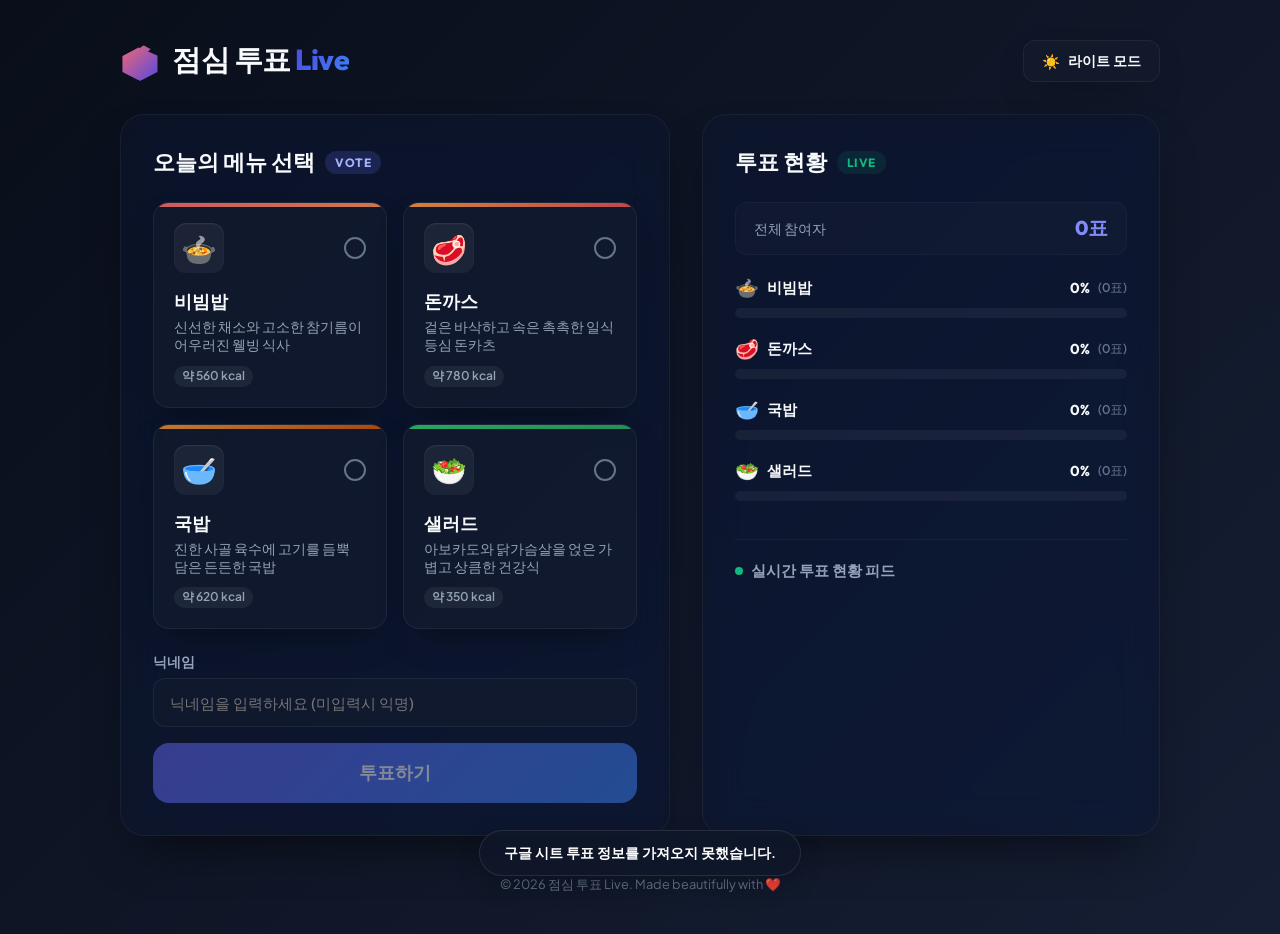
<file: day3/index.html>
<!DOCTYPE html>
<html lang="ko" data-theme="dark">
<head>
  <meta charset="UTF-8">
  <meta name="viewport" content="width=device-width, initial-scale=1.0">
  <title>실시간 점심 메뉴 투표 | Lunch Decision Hub</title>
  <link rel="stylesheet" href="css/style.css">
</head>
<body>

  <!-- Header -->
  <header>
    <div class="brand">
      <div class="brand-icon">🗳️</div>
      <h1>점심 투표 <span>Live</span></h1>
    </div>
    <button class="theme-toggle-btn" id="theme-toggle" aria-label="Toggle dark mode">
      <span class="theme-icon">☀️</span>
      <span class="theme-text">라이트 모드</span>
    </button>
  </header>

  <!-- Main Container -->
  <main class="app-container">
    
    <!-- Left Panel: Voting Screen -->
    <section class="panel" id="voting-panel">
      <h2 class="panel-title">오늘의 메뉴 선택 <span class="badge">VOTE</span></h2>
      
      <!-- Grid of 4 Menus -->
      <div class="vote-grid">
        <!-- Bibimbap -->
        <div class="menu-card bibimbap" data-menu="bibimbap">
          <div class="menu-header-row">
            <div class="menu-emoji-wrapper">🍲</div>
            <div class="menu-select-indicator"></div>
          </div>
          <div class="menu-info">
            <h3 class="menu-name">비빔밥</h3>
            <p class="menu-desc">신선한 채소와 고소한 참기름이 어우러진 웰빙 식사</p>
            <span class="menu-tag">약 560 kcal</span>
          </div>
        </div>

        <!-- Pork Cutlet -->
        <div class="menu-card donkatsu" data-menu="donkatsu">
          <div class="menu-header-row">
            <div class="menu-emoji-wrapper">🥩</div>
            <div class="menu-select-indicator"></div>
          </div>
          <div class="menu-info">
            <h3 class="menu-name">돈까스</h3>
            <p class="menu-desc">겉은 바삭하고 속은 촉촉한 일식 등심 돈카츠</p>
            <span class="menu-tag">약 780 kcal</span>
          </div>
        </div>

        <!-- Gukbap -->
        <div class="menu-card gukbap" data-menu="gukbap">
          <div class="menu-header-row">
            <div class="menu-emoji-wrapper">🥣</div>
            <div class="menu-select-indicator"></div>
          </div>
          <div class="menu-info">
            <h3 class="menu-name">국밥</h3>
            <p class="menu-desc">진한 사골 육수에 고기를 듬뿍 담은 든든한 국밥</p>
            <span class="menu-tag">약 620 kcal</span>
          </div>
        </div>

        <!-- Salad -->
        <div class="menu-card salad" data-menu="salad">
          <div class="menu-header-row">
            <div class="menu-emoji-wrapper">🥗</div>
            <div class="menu-select-indicator"></div>
          </div>
          <div class="menu-info">
            <h3 class="menu-name">샐러드</h3>
            <p class="menu-desc">아보카도와 닭가슴살을 얹은 가볍고 상큼한 건강식</p>
            <span class="menu-tag">약 350 kcal</span>
          </div>
        </div>
      </div>

      <!-- Action Inputs -->
      <div class="vote-action-container">
        <div class="user-name-input-wrapper">
          <label for="username">닉네임</label>
          <input type="text" id="username" class="user-name-input" placeholder="닉네임을 입력하세요 (미입력시 익명)" maxlength="10">
        </div>
        <button id="vote-btn" class="vote-submit-btn" disabled>
          <span>투표하기</span>
          <span class="btn-pulse"></span>
        </button>
      </div>
    </section>

    <!-- Right Panel: Live Results Screen -->
    <section class="panel" id="results-panel">
      <h2 class="panel-title">투표 현황 <span class="badge" style="background-color: rgba(16, 185, 129, 0.1); color: #10b981;">LIVE</span></h2>
      
      <!-- Total Votes count -->
      <div class="results-header-summary">
        <span class="total-votes-label">전체 참여자</span>
        <span class="total-votes-value" id="total-votes">0표</span>
      </div>

      <!-- Result Bars -->
      <div class="results-list">
        <!-- Bibimbap -->
        <div class="result-row" id="result-bibimbap">
          <div class="result-meta">
            <div class="result-name-wrapper">
              <span class="result-emoji">🍲</span>
              <span class="result-menu-name">비빔밥</span>
            </div>
            <div class="result-stats">
              <span class="result-percentage" id="percent-bibimbap">0%</span>
              <span class="result-votes-count" id="count-bibimbap">(0표)</span>
            </div>
          </div>
          <div class="progress-track">
            <div class="progress-bar bibimbap" id="bar-bibimbap"></div>
          </div>
        </div>

        <!-- Donkatsu -->
        <div class="result-row" id="result-donkatsu">
          <div class="result-meta">
            <div class="result-name-wrapper">
              <span class="result-emoji">🥩</span>
              <span class="result-menu-name">돈까스</span>
            </div>
            <div class="result-stats">
              <span class="result-percentage" id="percent-donkatsu">0%</span>
              <span class="result-votes-count" id="count-donkatsu">(0표)</span>
            </div>
          </div>
          <div class="progress-track">
            <div class="progress-bar donkatsu" id="bar-donkatsu"></div>
          </div>
        </div>

        <!-- Gukbap -->
        <div class="result-row" id="result-gukbap">
          <div class="result-meta">
            <div class="result-name-wrapper">
              <span class="result-emoji">🥣</span>
              <span class="result-menu-name">국밥</span>
            </div>
            <div class="result-stats">
              <span class="result-percentage" id="percent-gukbap">0%</span>
              <span class="result-votes-count" id="count-gukbap">(0표)</span>
            </div>
          </div>
          <div class="progress-track">
            <div class="progress-bar gukbap" id="bar-gukbap"></div>
          </div>
        </div>

        <!-- Salad -->
        <div class="result-row" id="result-salad">
          <div class="result-meta">
            <div class="result-name-wrapper">
              <span class="result-emoji">🥗</span>
              <span class="result-menu-name">샐러드</span>
            </div>
            <div class="result-stats">
              <span class="result-percentage" id="percent-salad">0%</span>
              <span class="result-votes-count" id="count-salad">(0표)</span>
            </div>
          </div>
          <div class="progress-track">
            <div class="progress-bar salad" id="bar-salad"></div>
          </div>
        </div>
      </div>

      <!-- Real-time Activity Feed -->
      <div class="feed-header">
        <div class="feed-title">
          <div class="feed-title-dot"></div>
          <span>실시간 투표 현황 피드</span>
        </div>
        <div class="activity-feed-container" id="feed-container">
          <!-- Feed items will be inserted dynamically -->
        </div>
      </div>
    </section>

  </main>

  <!-- Footer -->
  <footer>
    <p>© 2026 점심 투표 Live. Made beautifully with ❤️</p>
  </footer>

  <script src="js/app.js"></script>
</body>
</html>
</file>
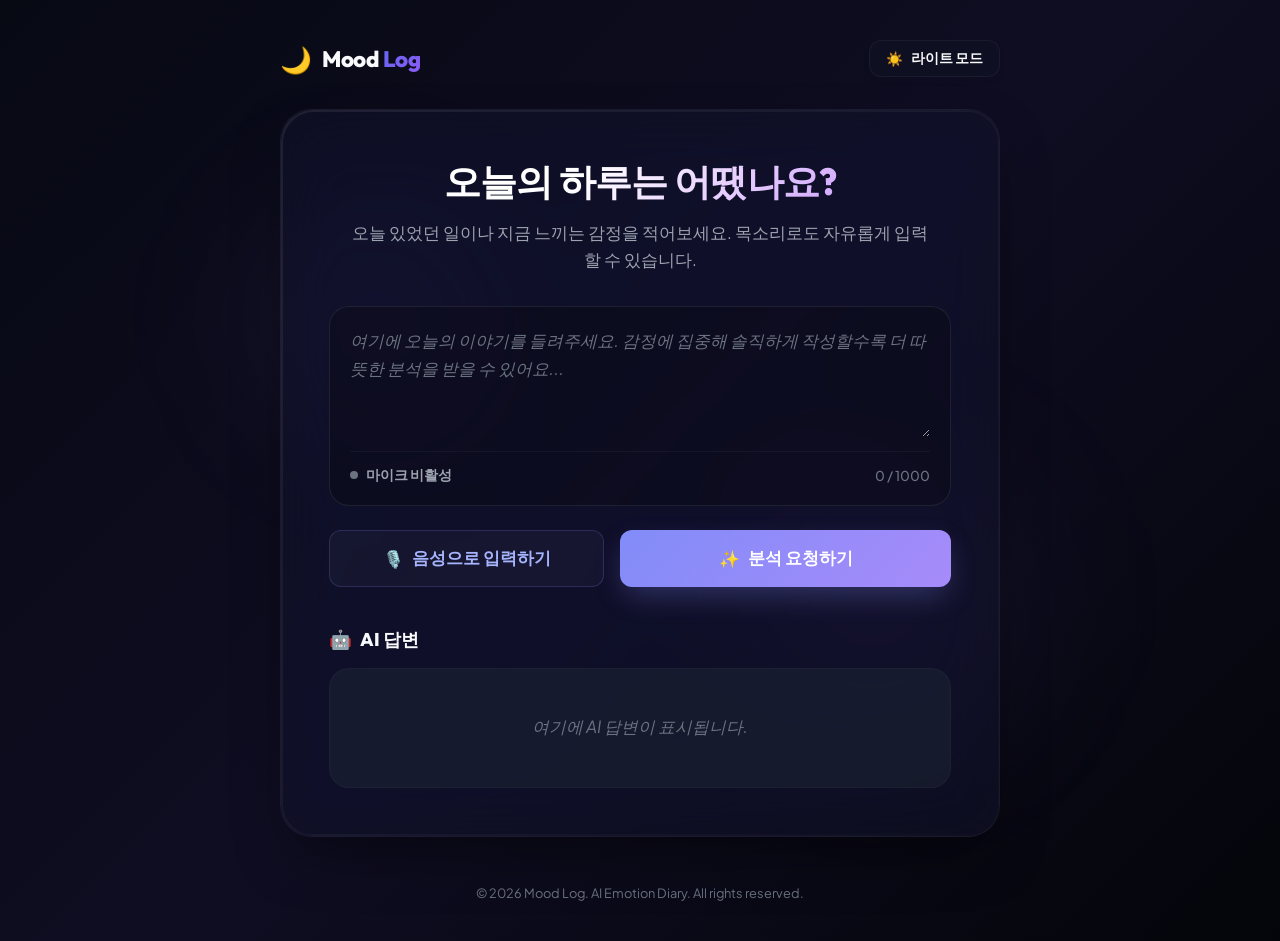
<file: day5/index.html>
<!DOCTYPE html>
<html lang="ko" data-theme="dark">
<head>
  <meta charset="UTF-8">
  <meta name="viewport" content="width=device-width, initial-scale=1.0">
  <title>오늘의 하루는 어땠나요? | AI 감정 일기장</title>
  <meta name="description" content="음성 입력을 통해 편리하게 작성하고, 인공지능(AI)이 전하는 따뜻한 조언과 감정 분석 피드백을 받아보세요.">
  <link rel="stylesheet" href="css/style.css">
</head>
<body>

  <!-- Header Section -->
  <header>
    <div class="brand" id="app-brand">
      <span class="brand-emoji">🌙</span>
      <h1>Mood <span>Log</span></h1>
    </div>
    <button class="theme-toggle-btn" id="theme-toggle" aria-label="Toggle theme">
      <span class="theme-icon">☀️</span>
      <span class="theme-text">라이트 모드</span>
    </button>
  </header>

  <!-- Main Content Container -->
  <main class="app-container">
    <section class="panel active" id="diary-section">
      <div class="diary-header">
        <h1 class="main-title">오늘의 하루는 어땠나요?</h1>
        <p class="main-description">오늘 있었던 일이나 지금 느끼는 감정을 적어보세요. 목소리로도 자유롭게 입력할 수 있습니다.</p>
      </div>

      <!-- Text Input Area -->
      <div class="textarea-wrapper">
        <textarea id="diary-input" placeholder="여기에 오늘의 이야기를 들려주세요. 감정에 집중해 솔직하게 작성할수록 더 따뜻한 분석을 받을 수 있어요..." aria-label="일기 입력창" maxlength="1000"></textarea>
        <div class="textarea-footer">
          <span class="speech-status" id="speech-status">
            <span class="pulse-indicator" id="pulse-indicator"></span>
            <span id="speech-status-text">마이크 비활성</span>
          </span>
          <span class="char-counter" id="char-count">0 / 1000</span>
        </div>
      </div>

      <!-- Buttons Group -->
      <div class="action-btn-group">
        <button id="voice-input-btn" class="action-btn secondary-btn" aria-label="음성으로 입력하기">
          <span class="btn-icon">🎙️</span>
          <span class="btn-text">음성으로 입력하기</span>
        </button>
        <button id="analyze-btn" class="action-btn primary-btn" aria-label="분석 요청하기">
          <span class="btn-icon">✨</span>
          <span class="btn-text">분석 요청하기</span>
        </button>
      </div>

      <!-- AI Feedback Box -->
      <div class="ai-feedback-section">
        <h3 class="feedback-subtitle">
          <span class="sparkle-icon">🤖</span> AI 답변
        </h3>
        <div class="ai-response-box" id="ai-response-box">
          <div class="response-placeholder" id="response-placeholder">여기에 AI 답변이 표시됩니다.</div>
          
          <!-- Loading Animation (Hidden initially) -->
          <div class="response-loading" id="response-loading" style="display: none;">
            <div class="loading-spinner"></div>
            <p class="loading-text">일기에 담긴 감정을 AI가 분석하는 중입니다...</p>
          </div>
          
          <!-- Output text element -->
          <div class="response-text" id="response-text" style="display: none;"></div>
        </div>
      </div>
    </section>
  </main>

  <!-- Footer Section -->
  <footer>
    <p>© 2026 Mood Log. AI Emotion Diary. All rights reserved.</p>
  </footer>

  <script src="js/app.js"></script>
</body>
</html>
</file>
<file: day3/css/style.css>
@import url('https://fonts.googleapis.com/css2?family=Outfit:wght@300;400;500;600;700;800&family=Plus+Jakarta+Sans:wght@300;400;500;600;700;800&display=swap');

:root {
  /* Light Mode Variables */
  --bg-gradient: linear-gradient(135deg, #f5f7fa 0%, #e4e8f0 100%);
  --panel-bg: rgba(255, 255, 255, 0.65);
  --panel-border: rgba(255, 255, 255, 0.5);
  --text-primary: #1e293b;
  --text-secondary: #64748b;
  --text-muted: #94a3b8;
  
  --card-bg: rgba(255, 255, 255, 0.7);
  --card-bg-hover: rgba(255, 255, 255, 0.95);
  --card-border: rgba(255, 255, 255, 0.6);
  --card-shadow: 0 10px 30px -10px rgba(100, 116, 139, 0.12);
  
  --btn-primary-bg: linear-gradient(135deg, #4f46e5 0%, #3b82f6 100%);
  --btn-primary-hover: linear-gradient(135deg, #4338ca 0%, #2563eb 100%);
  --btn-primary-shadow: 0 10px 25px -5px rgba(79, 70, 229, 0.4);
  
  --glow-opacity: 0.15;
  --feed-item-bg: rgba(255, 255, 255, 0.6);
  --input-focus-border: #4f46e5;
  
  /* Food Menu Colors */
  --menu-bibimbap-gradient: linear-gradient(135deg, #ff6b6b 0%, #ff8e53 100%);
  --menu-donkatsu-gradient: linear-gradient(135deg, #ff9f43 0%, #ee5253 100%);
  --menu-gukbap-gradient: linear-gradient(135deg, #f0932b 0%, #d35400 100%);
  --menu-salad-gradient: linear-gradient(135deg, #2ecc71 0%, #27ae60 100%);
  
  /* Shared standard tokens */
  --font-family-title: 'Outfit', sans-serif;
  --font-family-body: 'Plus Jakarta Sans', sans-serif;
  --radius-lg: 24px;
  --radius-md: 16px;
  --radius-sm: 12px;
  --transition-smooth: all 0.35s cubic-bezier(0.25, 0.8, 0.25, 1);
  --transition-fast: all 0.2s ease;
}

[data-theme="dark"] {
  /* Dark Mode Variables */
  --bg-gradient: linear-gradient(135deg, #090e1a 0%, #151e33 100%);
  --panel-bg: rgba(15, 23, 42, 0.55);
  --panel-border: rgba(255, 255, 255, 0.05);
  --text-primary: #f8fafc;
  --text-secondary: #94a3b8;
  --text-muted: #64748b;
  
  --card-bg: rgba(21, 29, 47, 0.6);
  --card-bg-hover: rgba(30, 41, 59, 0.75);
  --card-border: rgba(255, 255, 255, 0.06);
  --card-shadow: 0 15px 35px -15px rgba(0, 0, 0, 0.5);
  
  --btn-primary-bg: linear-gradient(135deg, #6366f1 0%, #3b82f6 100%);
  --btn-primary-hover: linear-gradient(135deg, #4f46e5 0%, #2563eb 100%);
  --btn-primary-shadow: 0 10px 30px -5px rgba(99, 102, 241, 0.3);
  
  --glow-opacity: 0.3;
  --feed-item-bg: rgba(21, 29, 47, 0.4);
  --input-focus-border: #6366f1;
}

/* Base Styles */
* {
  box-sizing: border-box;
  margin: 0;
  padding: 0;
}

body {
  font-family: var(--font-family-body);
  background: var(--bg-gradient);
  color: var(--text-primary);
  min-height: 100vh;
  display: flex;
  flex-direction: column;
  align-items: center;
  justify-content: flex-start;
  padding: 40px 20px;
  overflow-x: hidden;
  transition: background 0.5s ease, color 0.3s ease;
}

/* Custom Scrollbar */
::-webkit-scrollbar {
  width: 8px;
}
::-webkit-scrollbar-track {
  background: transparent;
}
::-webkit-scrollbar-thumb {
  background: var(--text-muted);
  border-radius: 99px;
  border: 2px solid transparent;
}
::-webkit-scrollbar-thumb:hover {
  background: var(--text-secondary);
}

/* Container & Layout */
.app-container {
  width: 100%;
  max-width: 1040px;
  display: grid;
  grid-template-columns: 1.2fr 1fr;
  gap: 32px;
  margin-top: 24px;
}

@media (max-width: 900px) {
  .app-container {
    grid-template-columns: 1fr;
  }
}

/* Header */
header {
  width: 100%;
  max-width: 1040px;
  display: flex;
  justify-content: space-between;
  align-items: center;
  margin-bottom: 8px;
}

.brand {
  display: flex;
  align-items: center;
  gap: 12px;
}

.brand-icon {
  font-size: 2rem;
  background: linear-gradient(135deg, #ff6b6b, #4f46e5);
  -webkit-background-clip: text;
  -webkit-text-fill-color: transparent;
  animation: pulse-icon 3s infinite ease-in-out;
}

@keyframes pulse-icon {
  0%, 100% { transform: scale(1); filter: drop-shadow(0 0 0px rgba(79, 70, 229, 0)); }
  50% { transform: scale(1.08); filter: drop-shadow(0 0 10px rgba(79, 70, 229, 0.4)); }
}

.brand h1 {
  font-family: var(--font-family-title);
  font-size: 1.8rem;
  font-weight: 800;
  letter-spacing: -0.5px;
}

.brand h1 span {
  background: linear-gradient(135deg, #4f46e5 0%, #3b82f6 100%);
  -webkit-background-clip: text;
  -webkit-text-fill-color: transparent;
}

.theme-toggle-btn {
  background: var(--card-bg);
  border: 1px solid var(--card-border);
  color: var(--text-primary);
  padding: 10px 18px;
  border-radius: var(--radius-sm);
  cursor: pointer;
  display: flex;
  align-items: center;
  gap: 8px;
  font-family: var(--font-family-body);
  font-size: 0.9rem;
  font-weight: 600;
  transition: var(--transition-smooth);
  box-shadow: var(--card-shadow);
  backdrop-filter: blur(8px);
}

.theme-toggle-btn:hover {
  transform: translateY(-2px);
  background: var(--card-bg-hover);
  border-color: var(--text-muted);
}

/* Glassmorphism Panel */
.panel {
  background: var(--panel-bg);
  border: 1px solid var(--panel-border);
  backdrop-filter: blur(20px) saturate(180%);
  -webkit-backdrop-filter: blur(20px) saturate(180%);
  border-radius: var(--radius-lg);
  padding: 32px;
  box-shadow: 0 20px 50px -15px rgba(0, 0, 0, 0.08);
  display: flex;
  flex-direction: column;
  position: relative;
  overflow: hidden;
}

[data-theme="dark"] .panel {
  box-shadow: 0 25px 50px -20px rgba(0, 0, 0, 0.6);
}

.panel-title {
  font-family: var(--font-family-title);
  font-size: 1.4rem;
  font-weight: 700;
  margin-bottom: 24px;
  display: flex;
  align-items: center;
  gap: 10px;
}

.panel-title span.badge {
  font-size: 0.75rem;
  padding: 4px 10px;
  border-radius: 99px;
  background: rgba(79, 70, 229, 0.1);
  color: #4f46e5;
  font-weight: 700;
  letter-spacing: 0.5px;
}

[data-theme="dark"] .panel-title span.badge {
  background: rgba(99, 102, 241, 0.2);
  color: #a5b4fc;
}

/* Vote Grid Selection */
.vote-grid {
  display: grid;
  grid-template-columns: repeat(2, 1fr);
  gap: 16px;
  margin-bottom: 24px;
}

@media (max-width: 500px) {
  .vote-grid {
    grid-template-columns: 1fr;
  }
}

.menu-card {
  background: var(--card-bg);
  border: 1px solid var(--card-border);
  border-radius: var(--radius-md);
  padding: 20px;
  cursor: pointer;
  position: relative;
  display: flex;
  flex-direction: column;
  align-items: flex-start;
  gap: 12px;
  transition: var(--transition-smooth);
  box-shadow: var(--card-shadow);
  overflow: hidden;
}

/* Highlight Glowing Ring when selected */
.menu-card.selected {
  background: var(--card-bg-hover);
  transform: translateY(-4px) scale(1.02);
  box-shadow: 0 15px 35px -10px rgba(79, 70, 229, 0.25);
  border-color: #4f46e5;
}

[data-theme="dark"] .menu-card.selected {
  box-shadow: 0 15px 35px -10px rgba(99, 102, 241, 0.4);
  border-color: #6366f1;
}

/* Card Gradient Accents on top */
.menu-card::before {
  content: '';
  position: absolute;
  top: 0;
  left: 0;
  width: 100%;
  height: 4px;
  opacity: 0.8;
}

.menu-card.bibimbap::before { background: var(--menu-bibimbap-gradient); }
.menu-card.donkatsu::before { background: var(--menu-donkatsu-gradient); }
.menu-card.gukbap::before { background: var(--menu-gukbap-gradient); }
.menu-card.salad::before { background: var(--menu-salad-gradient); }

/* Selected overlay glow */
.menu-card::after {
  content: '';
  position: absolute;
  top: 0;
  left: 0;
  width: 100%;
  height: 100%;
  background: var(--menu-selected-overlay);
  opacity: 0;
  transition: var(--transition-smooth);
  z-index: 0;
  pointer-events: none;
}

.menu-card.selected.bibimbap { --menu-selected-overlay: rgba(255, 107, 107, var(--glow-opacity)); }
.menu-card.selected.donkatsu { --menu-selected-overlay: rgba(255, 159, 67, var(--glow-opacity)); }
.menu-card.selected.gukbap { --menu-selected-overlay: rgba(240, 147, 43, var(--glow-opacity)); }
.menu-card.selected.salad { --menu-selected-overlay: rgba(46, 204, 113, var(--glow-opacity)); }

.menu-card.selected::after {
  opacity: 1;
}

/* Card Content details */
.menu-header-row {
  width: 100%;
  display: flex;
  justify-content: space-between;
  align-items: center;
  z-index: 1;
}

.menu-emoji-wrapper {
  width: 50px;
  height: 50px;
  border-radius: var(--radius-sm);
  display: flex;
  align-items: center;
  justify-content: center;
  font-size: 1.8rem;
  background: rgba(255, 255, 255, 0.4);
  box-shadow: inset 0 2px 4px rgba(255,255,255,0.4);
  transition: var(--transition-smooth);
}

.menu-card:hover .menu-emoji-wrapper {
  transform: rotate(12deg) scale(1.1);
}

[data-theme="dark"] .menu-emoji-wrapper {
  background: rgba(255, 255, 255, 0.05);
  box-shadow: inset 0 1px 2px rgba(255,255,255,0.1);
}

.menu-select-indicator {
  width: 22px;
  height: 22px;
  border-radius: 50%;
  border: 2px solid var(--text-muted);
  display: flex;
  align-items: center;
  justify-content: center;
  transition: var(--transition-smooth);
  background: transparent;
}

.menu-card.selected .menu-select-indicator {
  border-color: #4f46e5;
  background: #4f46e5;
}

[data-theme="dark"] .menu-card.selected .menu-select-indicator {
  border-color: #6366f1;
  background: #6366f1;
}

.menu-select-indicator::after {
  content: '✓';
  color: white;
  font-size: 0.75rem;
  font-weight: bold;
  opacity: 0;
  transform: scale(0.5);
  transition: var(--transition-smooth);
}

.menu-card.selected .menu-select-indicator::after {
  opacity: 1;
  transform: scale(1);
}

.menu-info {
  margin-top: 4px;
  z-index: 1;
}

.menu-name {
  font-family: var(--font-family-title);
  font-size: 1.15rem;
  font-weight: 700;
  margin-bottom: 4px;
  color: var(--text-primary);
}

.menu-desc {
  font-size: 0.85rem;
  color: var(--text-secondary);
  line-height: 1.35;
  margin-bottom: 8px;
}

.menu-tag {
  font-size: 0.75rem;
  font-weight: 600;
  padding: 2px 8px;
  border-radius: 99px;
  background: rgba(0, 0, 0, 0.05);
  color: var(--text-secondary);
  display: inline-block;
}

[data-theme="dark"] .menu-tag {
  background: rgba(255, 255, 255, 0.06);
}

.menu-card:hover {
  transform: translateY(-2px);
  border-color: var(--text-muted);
  box-shadow: 0 12px 25px -8px rgba(0, 0, 0, 0.12);
}

/* User Input (Name) & Vote Button */
.vote-action-container {
  display: flex;
  flex-direction: column;
  gap: 16px;
}

.user-name-input-wrapper {
  position: relative;
  display: flex;
  flex-direction: column;
  gap: 6px;
}

.user-name-input-wrapper label {
  font-size: 0.85rem;
  font-weight: 600;
  color: var(--text-secondary);
}

.user-name-input {
  width: 100%;
  padding: 14px 16px;
  border-radius: var(--radius-sm);
  background: var(--card-bg);
  border: 1px solid var(--card-border);
  color: var(--text-primary);
  font-family: var(--font-family-body);
  font-size: 0.95rem;
  font-weight: 500;
  outline: none;
  transition: var(--transition-smooth);
}

.user-name-input:focus {
  border-color: var(--input-focus-border);
  box-shadow: 0 0 0 3px rgba(79, 70, 229, 0.12);
  background: var(--card-bg-hover);
}

[data-theme="dark"] .user-name-input:focus {
  box-shadow: 0 0 0 3px rgba(99, 102, 241, 0.2);
}

.vote-submit-btn {
  background: var(--btn-primary-bg);
  color: white;
  border: none;
  border-radius: var(--radius-md);
  padding: 18px 24px;
  font-family: var(--font-family-title);
  font-size: 1.1rem;
  font-weight: 700;
  cursor: pointer;
  transition: var(--transition-smooth);
  box-shadow: var(--btn-primary-shadow);
  display: flex;
  align-items: center;
  justify-content: center;
  gap: 10px;
  position: relative;
  overflow: hidden;
}

.vote-submit-btn:hover:not(:disabled) {
  transform: translateY(-2px);
  background: var(--btn-primary-hover);
  box-shadow: 0 15px 30px -5px rgba(79, 70, 229, 0.5);
}

.vote-submit-btn:active:not(:disabled) {
  transform: translateY(1px);
}

.vote-submit-btn:disabled {
  opacity: 0.5;
  cursor: not-allowed;
  transform: none;
  box-shadow: none;
}

.btn-pulse {
  position: absolute;
  width: 100%;
  height: 100%;
  top: 0;
  left: 0;
  background: radial-gradient(circle, rgba(255,255,255,0.2) 0%, transparent 60%);
  transform: scale(0);
  transition: transform 0.5s ease-out;
  pointer-events: none;
}

.vote-submit-btn:active .btn-pulse {
  transform: scale(3);
  transition: 0s;
}

/* Results Panel Details */
.results-header-summary {
  display: flex;
  justify-content: space-between;
  align-items: center;
  margin-bottom: 20px;
  background: rgba(0, 0, 0, 0.02);
  padding: 12px 18px;
  border-radius: var(--radius-sm);
  border: 1px solid rgba(0, 0, 0, 0.03);
}

[data-theme="dark"] .results-header-summary {
  background: rgba(255, 255, 255, 0.02);
  border-color: rgba(255, 255, 255, 0.03);
}

.total-votes-label {
  font-size: 0.9rem;
  color: var(--text-secondary);
  font-weight: 500;
}

.total-votes-value {
  font-family: var(--font-family-title);
  font-weight: 800;
  font-size: 1.25rem;
  color: #4f46e5;
  display: inline-flex;
  align-items: center;
}

[data-theme="dark"] .total-votes-value {
  color: #818cf8;
}

/* Vote Results List */
.results-list {
  display: flex;
  flex-direction: column;
  gap: 18px;
  margin-bottom: 28px;
}

.result-row {
  display: flex;
  flex-direction: column;
  gap: 8px;
  position: relative;
}

.result-meta {
  display: flex;
  justify-content: space-between;
  align-items: center;
}

.result-name-wrapper {
  display: flex;
  align-items: center;
  gap: 8px;
}

.result-emoji {
  font-size: 1.2rem;
}

.result-menu-name {
  font-weight: 600;
  font-size: 0.95rem;
}

.result-stats {
  font-size: 0.9rem;
  font-weight: 700;
  font-family: var(--font-family-title);
  display: flex;
  align-items: center;
  gap: 8px;
}

.result-votes-count {
  color: var(--text-muted);
  font-size: 0.8rem;
  font-weight: 500;
}

/* Progress bar styling */
.progress-track {
  width: 100%;
  height: 10px;
  background: rgba(0, 0, 0, 0.04);
  border-radius: 99px;
  overflow: hidden;
  position: relative;
}

[data-theme="dark"] .progress-track {
  background: rgba(255, 255, 255, 0.05);
}

.progress-bar {
  height: 100%;
  border-radius: 99px;
  width: 0%; /* Dynamic width */
  transition: width 0.8s cubic-bezier(0.1, 0.8, 0.1, 1);
  position: relative;
}

.progress-bar.bibimbap { background: var(--menu-bibimbap-gradient); }
.progress-bar.donkatsu { background: var(--menu-donkatsu-gradient); }
.progress-bar.gukbap { background: var(--menu-gukbap-gradient); }
.progress-bar.salad { background: var(--menu-salad-gradient); }

/* Glow overlay for lead bar */
.progress-bar::after {
  content: '';
  position: absolute;
  top: 0;
  right: 0;
  bottom: 0;
  left: 0;
  background: linear-gradient(
    90deg,
    rgba(255, 255, 255, 0) 0%,
    rgba(255, 255, 255, 0.15) 50%,
    rgba(255, 255, 255, 0) 100%
  );
  animation: shine-bar 2s infinite linear;
}

@keyframes shine-bar {
  0% { transform: translateX(-100%); }
  100% { transform: translateX(100%); }
}

/* Real-time Activity Feed */
.feed-header {
  border-top: 1px solid var(--panel-border);
  padding-top: 20px;
  margin-top: 10px;
}

.feed-title {
  font-size: 0.95rem;
  font-weight: 700;
  color: var(--text-secondary);
  margin-bottom: 12px;
  display: flex;
  align-items: center;
  gap: 8px;
}

.feed-title-dot {
  width: 8px;
  height: 8px;
  background-color: #10b981;
  border-radius: 50%;
  animation: pulse-dot 1.5s infinite;
}

@keyframes pulse-dot {
  0% { transform: scale(0.85); box-shadow: 0 0 0 0 rgba(16, 185, 129, 0.7); }
  70% { transform: scale(1.1); box-shadow: 0 0 0 6px rgba(16, 185, 129, 0); }
  100% { transform: scale(0.85); box-shadow: 0 0 0 0 rgba(16, 185, 129, 0); }
}

.activity-feed-container {
  height: 110px;
  overflow-y: hidden;
  position: relative;
  display: flex;
  flex-direction: column;
  gap: 8px;
}

.feed-item {
  background: var(--feed-item-bg);
  border: 1px solid var(--panel-border);
  border-radius: var(--radius-sm);
  padding: 10px 14px;
  font-size: 0.8rem;
  display: flex;
  align-items: center;
  justify-content: space-between;
  animation: slide-in-feed 0.4s cubic-bezier(0.18, 0.89, 0.32, 1.28) forwards;
  backdrop-filter: blur(5px);
  flex-shrink: 0;
}

@keyframes slide-in-feed {
  0% { opacity: 0; transform: translateY(-15px) scale(0.95); }
  100% { opacity: 1; transform: translateY(0) scale(1); }
}

.feed-user-details {
  display: flex;
  align-items: center;
  gap: 8px;
  color: var(--text-primary);
}

.feed-user-avatar {
  width: 24px;
  height: 24px;
  border-radius: 50%;
  background: linear-gradient(135deg, #a5b4fc, #818cf8);
  display: flex;
  align-items: center;
  justify-content: center;
  color: white;
  font-weight: 700;
  font-size: 0.7rem;
}

.feed-user-name {
  font-weight: 600;
}

.feed-action-text {
  color: var(--text-secondary);
}

.feed-menu-badge {
  font-size: 0.75rem;
  font-weight: 700;
  padding: 2px 8px;
  border-radius: 99px;
  color: white;
}

.feed-menu-badge.bibimbap { background: var(--menu-bibimbap-gradient); }
.feed-menu-badge.donkatsu { background: var(--menu-donkatsu-gradient); }
.feed-menu-badge.gukbap { background: var(--menu-gukbap-gradient); }
.feed-menu-badge.salad { background: var(--menu-salad-gradient); }

.feed-time {
  font-size: 0.75rem;
  color: var(--text-muted);
}

/* Confetti Particle System */
.confetti {
  position: absolute;
  width: 8px;
  height: 8px;
  opacity: 0.85;
  border-radius: 2px;
  z-index: 100;
  pointer-events: none;
  top: -10px;
  animation: fall-confetti linear forwards;
}

@keyframes fall-confetti {
  0% { transform: translateY(0) rotate(0deg); }
  100% { transform: translateY(100vh) rotate(720deg); opacity: 0; }
}

/* Footer Section */
footer {
  margin-top: 40px;
  font-size: 0.8rem;
  color: var(--text-muted);
  text-align: center;
  width: 100%;
}

footer a {
  color: var(--text-secondary);
  text-decoration: none;
  font-weight: 600;
  transition: var(--transition-fast);
}

footer a:hover {
  color: #4f46e5;
}
</file>
<file: day5/css/style.css>
@import url('https://fonts.googleapis.com/css2?family=Outfit:wght@300;400;500;600;700;800&family=Plus+Jakarta+Sans:wght@300;400;500;600;700;800&display=swap');

:root {
  /* Light Theme Color Tokens */
  --bg-gradient: linear-gradient(135deg, #f3f6fc 0%, #eaeefc 50%, #f6f3fc 100%);
  --panel-bg: rgba(255, 255, 255, 0.7);
  --panel-border: rgba(255, 255, 255, 0.5);
  --text-primary: #111827;
  --text-secondary: #4b5563;
  --text-muted: #9ca3af;
  
  --textarea-bg: rgba(255, 255, 255, 0.8);
  --textarea-border: rgba(0, 0, 0, 0.08);
  --textarea-focus-border: #6366f1;
  --textarea-focus-glow: rgba(99, 102, 241, 0.15);

  --btn-gradient: linear-gradient(135deg, #6366f1 0%, #8b5cf6 100%);
  --btn-hover-gradient: linear-gradient(135deg, #4f46e5 0%, #7c3aed 100%);
  --btn-shadow: 0 10px 25px -5px rgba(99, 102, 241, 0.3);

  --secondary-btn-bg: rgba(255, 255, 255, 0.8);
  --secondary-btn-border: rgba(99, 102, 241, 0.2);
  --secondary-btn-hover-bg: rgba(99, 102, 241, 0.05);
  --secondary-btn-text: #6366f1;

  --ai-box-bg: rgba(243, 244, 246, 0.65);
  --ai-box-border: rgba(0, 0, 0, 0.04);
  
  --primary-glow: rgba(99, 102, 241, 0.08);
  --card-shadow: 0 20px 40px -15px rgba(0, 0, 0, 0.05);

  /* Fonts & Radius */
  --font-family-title: 'Outfit', sans-serif;
  --font-family-body: 'Plus Jakarta Sans', sans-serif;
  
  --radius-lg: 32px;
  --radius-md: 20px;
  --radius-sm: 12px;
  
  --transition-smooth: all 0.4s cubic-bezier(0.16, 1, 0.3, 1);
  --transition-fast: all 0.2s ease;
}

[data-theme="dark"] {
  /* Dark Theme Color Tokens */
  --bg-gradient: linear-gradient(135deg, #070913 0%, #0f0d22 50%, #04050a 100%);
  --panel-bg: rgba(18, 19, 38, 0.6);
  --panel-border: rgba(255, 255, 255, 0.05);
  --text-primary: #f9fafb;
  --text-secondary: #9ca3af;
  --text-muted: #6b7280;
  
  --textarea-bg: rgba(10, 11, 23, 0.5);
  --textarea-border: rgba(255, 255, 255, 0.08);
  --textarea-focus-border: #818cf8;
  --textarea-focus-glow: rgba(129, 140, 248, 0.2);

  --btn-gradient: linear-gradient(135deg, #818cf8 0%, #a78bfa 100%);
  --btn-hover-gradient: linear-gradient(135deg, #6366f1 0%, #8b5cf6 100%);
  --btn-shadow: 0 12px 30px -5px rgba(129, 140, 248, 0.3);

  --secondary-btn-bg: rgba(255, 255, 255, 0.03);
  --secondary-btn-border: rgba(129, 140, 248, 0.2);
  --secondary-btn-hover-bg: rgba(129, 140, 248, 0.08);
  --secondary-btn-text: #a5b4fc;

  --ai-box-bg: rgba(31, 41, 55, 0.45);
  --ai-box-border: rgba(255, 255, 255, 0.03);
  
  --primary-glow: rgba(167, 139, 250, 0.1);
  --card-shadow: 0 25px 60px -20px rgba(0, 0, 0, 0.6);
}

/* Global Reset */
* {
  box-sizing: border-box;
  margin: 0;
  padding: 0;
}

body {
  font-family: var(--font-family-body);
  background: var(--bg-gradient);
  color: var(--text-primary);
  min-height: 100vh;
  display: flex;
  flex-direction: column;
  align-items: center;
  justify-content: flex-start;
  padding: 40px 24px;
  overflow-x: hidden;
  position: relative;
  transition: background 0.6s ease, color 0.4s ease;
}

/* Background Glowing Orbs */
body::before {
  content: '';
  position: absolute;
  top: 15%;
  left: 15%;
  width: 350px;
  height: 350px;
  background: radial-gradient(circle, var(--primary-glow) 0%, transparent 70%);
  filter: blur(60px);
  pointer-events: none;
  z-index: -1;
}

body::after {
  content: '';
  position: absolute;
  bottom: 15%;
  right: 15%;
  width: 400px;
  height: 400px;
  background: radial-gradient(circle, var(--primary-glow) 0%, transparent 70%);
  filter: blur(70px);
  pointer-events: none;
  z-index: -1;
}

/* Header Section */
header {
  width: 100%;
  max-width: 720px;
  display: flex;
  justify-content: space-between;
  align-items: center;
  margin-bottom: 32px;
  z-index: 10;
}

.brand {
  display: flex;
  align-items: center;
  gap: 10px;
}

.brand-emoji {
  font-size: 1.6rem;
  animation: shine 4s infinite alternate ease-in-out;
}

@keyframes shine {
  0% { transform: scale(1) rotate(0deg); filter: drop-shadow(0 0 0px transparent); }
  100% { transform: scale(1.15) rotate(15deg); filter: drop-shadow(0 0 12px var(--textarea-focus-border)); }
}

.brand h1 {
  font-family: var(--font-family-title);
  font-size: 1.4rem;
  font-weight: 800;
  letter-spacing: -0.5px;
}

.brand h1 span {
  background: linear-gradient(135deg, #6366f1 0%, #8b5cf6 100%);
  -webkit-background-clip: text;
  -webkit-text-fill-color: transparent;
}

.theme-toggle-btn {
  background: var(--panel-bg);
  border: 1px solid var(--panel-border);
  color: var(--text-primary);
  padding: 8px 16px;
  border-radius: var(--radius-sm);
  cursor: pointer;
  display: flex;
  align-items: center;
  gap: 8px;
  font-family: var(--font-family-body);
  font-size: 0.85rem;
  font-weight: 600;
  transition: var(--transition-smooth);
  backdrop-filter: blur(12px);
  box-shadow: 0 4px 12px rgba(0, 0, 0, 0.02);
}

.theme-toggle-btn:hover {
  transform: translateY(-2px);
  border-color: var(--text-muted);
  box-shadow: 0 6px 15px rgba(0, 0, 0, 0.08);
}

/* App Main Container */
.app-container {
  width: 100%;
  max-width: 720px;
  display: flex;
  flex-direction: column;
  justify-content: center;
  z-index: 5;
  flex-grow: 1;
}

/* Glassmorphic Panel Container */
.panel {
  background: var(--panel-bg);
  border: 1px solid var(--panel-border);
  backdrop-filter: blur(28px) saturate(190%);
  -webkit-backdrop-filter: blur(28px) saturate(190%);
  border-radius: var(--radius-lg);
  padding: 48px;
  box-shadow: var(--card-shadow);
  display: flex;
  flex-direction: column;
  position: relative;
  overflow: hidden;
  transition: var(--transition-smooth);
}

.panel::before {
  content: '';
  position: absolute;
  inset: 0;
  border-radius: var(--radius-lg);
  padding: 1.5px;
  background: linear-gradient(135deg, rgba(255,255,255,0.45), rgba(255,255,255,0.05));
  -webkit-mask: linear-gradient(#fff 0 0) content-box, linear-gradient(#fff 0 0);
  -webkit-mask-composite: xor;
          mask-composite: exclude;
  pointer-events: none;
}

[data-theme="dark"] .panel::before {
  background: linear-gradient(135deg, rgba(255,255,255,0.08), rgba(255,255,255,0.01));
}

/* Title & Header Section */
.diary-header {
  margin-bottom: 32px;
  text-align: center;
}

.main-title {
  font-family: var(--font-family-title);
  font-size: 2.3rem;
  font-weight: 800;
  letter-spacing: -0.7px;
  margin-bottom: 12px;
  background: linear-gradient(135deg, var(--text-primary) 30%, #4f46e5 100%);
  -webkit-background-clip: text;
  -webkit-text-fill-color: transparent;
}

[data-theme="dark"] .main-title {
  background: linear-gradient(135deg, #ffffff 40%, #c084fc 100%);
  -webkit-background-clip: text;
  -webkit-text-fill-color: transparent;
}

.main-description {
  font-size: 1.05rem;
  color: var(--text-secondary);
  line-height: 1.6;
  max-width: 580px;
  margin: 0 auto;
}

/* Textarea Layout & Input Field */
.textarea-wrapper {
  width: 100%;
  display: flex;
  flex-direction: column;
  background: var(--textarea-bg);
  border: 1px solid var(--textarea-border);
  border-radius: var(--radius-md);
  padding: 20px;
  margin-bottom: 24px;
  transition: var(--transition-smooth);
}

.textarea-wrapper:focus-within {
  border-color: var(--textarea-focus-border);
  box-shadow: 0 0 0 4px var(--textarea-focus-glow);
  transform: translateY(-1px);
}

#diary-input {
  width: 100%;
  height: 110px;
  background: transparent;
  border: none;
  outline: none;
  font-family: var(--font-family-body);
  font-size: 1.05rem;
  line-height: 1.7;
  color: var(--text-primary);
  resize: vertical;
}

#diary-input::placeholder {
  color: var(--text-muted);
  font-style: italic;
  font-weight: 400;
}

.textarea-footer {
  display: flex;
  justify-content: space-between;
  align-items: center;
  margin-top: 14px;
  padding-top: 14px;
  border-top: 1px solid rgba(0, 0, 0, 0.04);
}

[data-theme="dark"] .textarea-footer {
  border-top-color: rgba(255, 255, 255, 0.04);
}

.char-counter {
  font-size: 0.85rem;
  color: var(--text-muted);
  font-weight: 500;
}

/* Voice Speech Status Indicator */
.speech-status {
  display: flex;
  align-items: center;
  gap: 8px;
  font-size: 0.85rem;
  color: var(--text-secondary);
  font-weight: 600;
}

.pulse-indicator {
  width: 8px;
  height: 8px;
  border-radius: 50%;
  background-color: var(--text-muted);
  transition: var(--transition-fast);
}

/* When recording is active */
.speech-status.active .pulse-indicator {
  background-color: #ef4444;
  box-shadow: 0 0 0 0 rgba(239, 68, 68, 0.7);
  animation: pulse-mic 1.2s infinite;
}

@keyframes pulse-mic {
  0% {
    transform: scale(0.95);
    box-shadow: 0 0 0 0 rgba(239, 68, 68, 0.7);
  }
  70% {
    transform: scale(1);
    box-shadow: 0 0 0 6px rgba(239, 68, 68, 0);
  }
  100% {
    transform: scale(0.95);
    box-shadow: 0 0 0 0 rgba(239, 68, 68, 0);
  }
}

/* Buttons Styling */
.action-btn-group {
  display: grid;
  grid-template-columns: 1fr 1.2fr;
  gap: 16px;
  margin-bottom: 40px;
}

@media (max-width: 580px) {
  .action-btn-group {
    grid-template-columns: 1fr;
  }
}

.action-btn {
  font-family: var(--font-family-title);
  font-size: 1.05rem;
  font-weight: 700;
  padding: 16px 24px;
  border-radius: var(--radius-sm);
  cursor: pointer;
  display: flex;
  align-items: center;
  justify-content: center;
  gap: 8px;
  transition: var(--transition-smooth);
}

.primary-btn {
  background: var(--btn-gradient);
  color: white;
  border: none;
  box-shadow: var(--btn-shadow);
}

.primary-btn:hover {
  background: var(--btn-hover-gradient);
  transform: translateY(-2px);
  box-shadow: 0 12px 28px -5px rgba(99, 102, 241, 0.45);
}

.primary-btn:active {
  transform: translateY(1px);
}

.secondary-btn {
  background: var(--secondary-btn-bg);
  border: 1.5px solid var(--secondary-btn-border);
  color: var(--secondary-btn-text);
}

.secondary-btn:hover {
  background: var(--secondary-btn-hover-bg);
  transform: translateY(-2px);
}

.secondary-btn:active {
  transform: translateY(1px);
}

/* Speech Recording Mode Button styling */
.secondary-btn.recording {
  background: rgba(239, 68, 68, 0.1);
  border-color: #ef4444;
  color: #ef4444;
}

.secondary-btn.recording:hover {
  background: rgba(239, 68, 68, 0.15);
}

.secondary-btn.recording .btn-text {
  animation: blink-text 1.2s infinite ease-in-out;
}

@keyframes blink-text {
  0%, 100% { opacity: 1; }
  50% { opacity: 0.3; }
}

/* AI Feedback Box Section */
.ai-feedback-section {
  width: 100%;
  display: flex;
  flex-direction: column;
  gap: 16px;
}

.feedback-subtitle {
  font-family: var(--font-family-title);
  font-size: 1.15rem;
  font-weight: 800;
  color: var(--text-primary);
  display: flex;
  align-items: center;
  gap: 8px;
}

.ai-response-box {
  width: 100%;
  min-height: 120px;
  background: var(--ai-box-bg);
  border: 1px solid var(--ai-box-border);
  border-radius: var(--radius-md);
  padding: 24px;
  position: relative;
  display: flex;
  align-items: center;
  justify-content: flex-start;
  transition: var(--transition-smooth);
}

.response-placeholder {
  font-family: var(--font-family-body);
  font-size: 1.05rem;
  color: var(--text-muted);
  font-style: italic;
  width: 100%;
  text-align: center;
}

/* Loading animation layout */
.response-loading {
  display: flex;
  flex-direction: column;
  align-items: center;
  justify-content: center;
  gap: 16px;
  width: 100%;
  padding: 12px 0;
}

.loading-spinner {
  width: 32px;
  height: 32px;
  border: 3px solid rgba(99, 102, 241, 0.1);
  border-top-color: var(--textarea-focus-border);
  border-radius: 50%;
  animation: spinner 1s infinite linear;
}

@keyframes spinner {
  0% { transform: rotate(0deg); }
  100% { transform: rotate(360deg); }
}

.loading-text {
  font-size: 0.95rem;
  color: var(--text-secondary);
  font-weight: 500;
  animation: pulse-text 2s infinite ease-in-out;
}

@keyframes pulse-text {
  0%, 100% { opacity: 0.6; }
  50% { opacity: 1; }
}

/* AI Answer Result Text style */
.response-text {
  font-family: var(--font-family-body);
  font-size: 1.05rem;
  line-height: 1.8;
  color: var(--text-primary);
  text-align: left;
  white-space: pre-wrap;
  width: 100%;
  border-left: 3px solid var(--textarea-focus-border);
  padding-left: 16px;
  animation: fade-in-text 0.5s ease-out forwards;
}

@keyframes fade-in-text {
  from { opacity: 0; transform: translateY(5px); }
  to { opacity: 1; transform: translateY(0); }
}

/* Footer Credits */
footer {
  margin-top: 48px;
  font-size: 0.8rem;
  color: var(--text-muted);
  text-align: center;
  z-index: 1;
}
</file>
